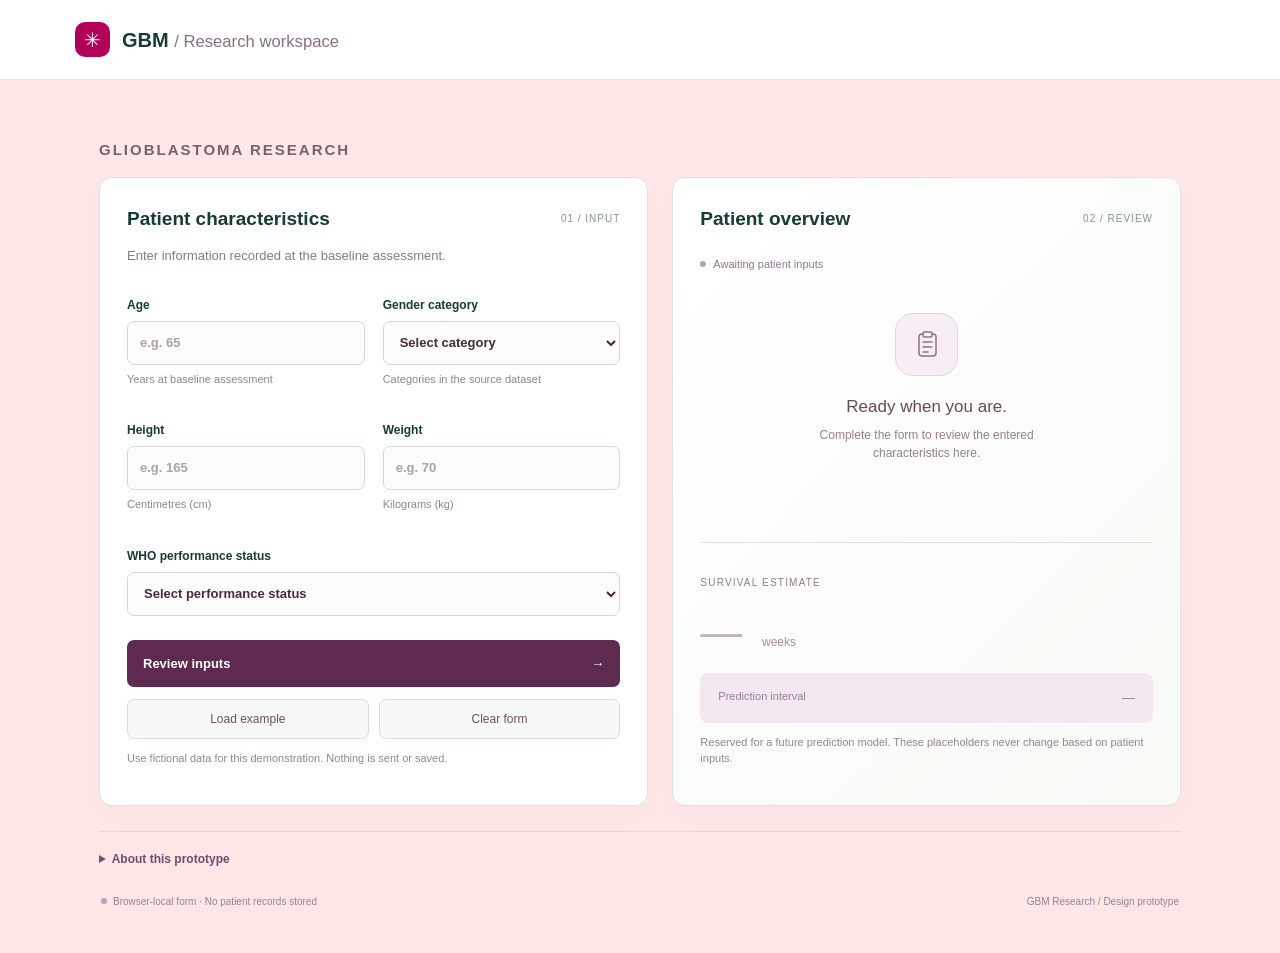
<file: webstie/index.html>
<!DOCTYPE html>
<html lang="en">
 <head>
  <meta charset="utf-8"/>
  <meta content="width=device-width,initial-scale=1" name="viewport"/>
  <title>
   GBM Research — Patient input 
  </title>
  <link href="style.css" rel="stylesheet"/>
 </head>
 <body>
  <header>
   <a class="brand" href="./">
    <span aria-hidden="true" class="mark">
     ✳
    </span>
    <span>
     GBM
     <small>
      / Research workspace
     </small>
    </span>
   </a>
  </header>
  <main>
   <section class="intro">
    <p class="eyebrow">
     GLIOBLASTOMA RESEARCH
    </p>
   </section>
   <div class="grid">
    <section class="card">
     <div class="heading">
      <h2>
       Patient characteristics
      </h2>
      <span class="step">
       01 / INPUT
      </span>
     </div>
     <p class="muted">
      Enter information recorded at the baseline assessment.
     </p>
     <form id="patient-form">
      <div class="fields">
       <label for="age">
        Age
        <input autocomplete="off" id="age" max="110" min="18" placeholder="e.g. 65" required="" step="1" type="number"/>
        <span class="helper">
         Years at baseline assessment
        </span>
       </label>
       <label for="gender">
        Gender category
        <select id="gender" required="">
         <option value="">
          Select category
         </option>
         <option value="Female">
          Female
         </option>
         <option value="Male">
          Male
         </option>
        </select>
        <span class="helper">
         Categories in the source dataset
        </span>
       </label>
       <label for="height">
        Height
        <input autocomplete="off" id="height" max="250" min="100" placeholder="e.g. 165" required="" step="0.1" type="number"/>
        <span class="helper">
         Centimetres (cm)
        </span>
       </label>
       <label for="weight">
        Weight
        <input autocomplete="off" id="weight" max="300" min="20" placeholder="e.g. 70" required="" step="0.1" type="number"/>
        <span class="helper">
         Kilograms (kg)
        </span>
       </label>
      </div>
      <label for="performance">
       WHO performance status
       <select id="performance" required="">
        <option value="">
         Select performance status
        </option>
        <option value="0">
         0 — Asymptomatic
        </option>
        <option value="1">
         1 — Symptomatic, completely ambulatory
        </option>
        <option value="2">
         2 — In bed less than 50% of the day
        </option>
        <option value="3">
         3 — In bed more than 50%, not bedbound
        </option>
        <option value="4">
         4 — Bedbound
        </option>
       </select>
      </label>
      <p class="error" id="error" role="alert">
      </p>
      <button class="primary" type="submit">
       <span>
        Review inputs
       </span>
       <span aria-hidden="true">
        →
       </span>
      </button>
      <div class="actions">
       <button class="secondary" id="example" type="button">
        Load example
       </button>
       <button class="secondary" type="reset">
        Clear form
       </button>
      </div>
      <p class="small">
       Use fictional data for this demonstration. Nothing is sent or saved.
      </p>
     </form>
    </section>
    <section aria-labelledby="result-heading" class="card result">
     <div class="heading">
      <h2 id="result-heading">
       Patient overview
      </h2>
      <span class="step">
       02 / REVIEW
      </span>
     </div>
     <div class="status">
      <span aria-hidden="true" class="dot">
      </span>
      <span id="status">
       Awaiting patient inputs
      </span>
     </div>
     <div class="empty" id="empty">
      <div aria-hidden="true" class="icon">
       <svg fill="none" height="30" viewbox="0 0 30 30" width="30">
        <rect height="22" rx="3" stroke="currentColor" stroke-width="1.5" width="17" x="7" y="5">
        </rect>
        <rect fill="#f0f6ed" height="5" rx="1.5" stroke="currentColor" stroke-width="1.5" width="9" x="11" y="3">
        </rect>
        <path d="M11 13h9M11 18h9M11 23h5" stroke="currentColor" stroke-linecap="round" stroke-width="1.5">
        </path>
       </svg>
      </div>
      <h3>
       Ready when you are.
      </h3>
      <p>
       Complete the form to review the entered characteristics here.
      </p>
     </div>
     <div aria-live="polite" class="summary" hidden="" id="review">
      <h3>
       Entered characteristics
      </h3>
      <div id="summary-rows">
      </div>
      <p class="success">
       Inputs reviewed. No survival prediction has been generated.
      </p>
     </div>
     <div class="placeholder">
      <p class="title">
       SURVIVAL ESTIMATE
      </p>
      <div class="big">
       —
       <span>
        weeks
       </span>
      </div>
      <div class="range">
       <span>
        Prediction interval
       </span>
       <b>
        —
       </b>
      </div>
      <p class="small">
       Reserved for a future prediction model. These placeholders never change based on patient inputs.
      </p>
     </div>
    </section>
   </div>
   <details>
    <summary>
     About this prototype
    </summary>
    <p>
     This is a clinical-input-only website design with local form interactions. “Review inputs” checks required fields and displays the entered values. It does not calculate BMI, survival estimates, uncertainty, risk scores or treatment recommendations. Refreshing or clearing the form removes its in-memory state.
    </p>
   </details>
   <footer>
    <span class="footer-label">
     <span aria-hidden="true" class="dot">
     </span>
     Browser-local form · No patient records stored
    </span>
    <span>
     GBM Research / Design prototype
    </span>
   </footer>
  </main>
  <script>
   'use strict';

const el=id=>document.getElementById(id);

function clearReview(){el('review').hidden=true;el('empty').hidden=false;el('summary-rows').replaceChildren();el('status').textContent='Awaiting patient inputs';el('error').textContent='';}



el('patient-form').addEventListener('input',clearReview);

el('patient-form').addEventListener('submit',event=>{event.preventDefault();if(!el('patient-form').reportValidity())return;const rows=[['Age',el('age').value+' years'],['Gender category',el('gender').value],['Height',el('height').value+' cm'],['Weight',el('weight').value+' kg'],['WHO performance status',el('performance').value]];el('summary-rows').replaceChildren();for(const[label,value]of rows){const row=document.createElement('div');row.className='row';const key=document.createElement('span');key.textContent=label;const val=document.createElement('strong');val.textContent=value;row.append(key,val);el('summary-rows').append(row);}el('empty').hidden=true;el('review').hidden=false;el('status').textContent='Inputs reviewed · Design demo';});

el('example').addEventListener('click',()=>{clearReview();for(const[id,value]of Object.entries({age:'65',gender:'Female',height:'165',weight:'70',performance:'1'}))el(id).value=value;el('age').focus();});

el('patient-form').addEventListener('reset',()=>{setTimeout(clearReview,0);});
  </script>
 </body>
</html>
</file>
<file: webstie/style.css>
:root {
  font-family:Inter,Arial,sans-serif;
  color:#163c35;
  background-color: #ffe6e6;
  font-synthesis:none;
  line-height:1.5}
* {
  box-sizing:border-box}
body {
  margin:0}
button,input,select {
  font:inherit}
header {
  background:#fff;
  border-bottom:1px solid #dde6df;
  padding:22px max(24px,calc((100% - 1130px)/2));
  display:flex;
  align-items:center;
  justify-content:space-between}
.brand {
  display:flex;
  align-items:center;
  gap:12px;
  font-size:20px;
  font-weight:750;
  text-decoration:none;
  color:inherit}
.mark {
  width:35px;
  height:35px;
  background:#b30059;
  color:#fff;
  display:grid;
  place-items:center;
  border-radius:10px;
  font-size:20px}
.brand small {
  font-weight:400;
  color:#856f81}
.tag {
  font-size:10px;
  letter-spacing:1.5px;
  background:#edf3ef;
  color:#71526a;
  border-radius:30px;
  padding:8px 13px;
  font-weight:700}
main {
  max-width:1130px;
  padding:44px 24px;
  margin:auto}
.eyebrow {
  font-size:10px;
  letter-spacing:2px;
  font-weight:750;
  color:#85527b}
h1 {
  font-size:clamp(31px,4vw,46px);
  letter-spacing:-1.7px;
  line-height:1.14;
  margin:14px 0 17px;
  font-weight:650}
h1 span {
  color:#91718c;
  font-weight:450}
.intro {
  max-width:650px}
.intro>p:last-child {
  color:#766170;
  font-size:15px;
  max-width:530px}
.notice {
  display:flex;
  align-items:center;
  gap:12px;
  border:1px solid #d4e0d6;
  border-radius:8px;
  background:#eaf1e9;
  padding:13px 17px;
  margin:28px 0;
  font-size:13px;
  color:#644860}
.notice b {
  color:#562453}
.grid {
  display:grid;
  grid-template-columns:1.08fr 1fr;
  gap:24px}
.card {
  background:white;
  border:1px solid #dce5dc;
  border-radius:13px;
  padding:27px;
  box-shadow:0 10px 28px #3a203104}
.heading {
  display:flex;
  justify-content:space-between;
  align-items:center;
  gap:14px}
h2 {
  font-size:19px;
  margin:0}
.step {
  color:#849688;
  font-size:10px;
  letter-spacing:1px}
.muted {
  color:#74857a;
  font-size:13px}
label {
  display:block;
  margin:17px 0;
  font-size:12px;
  font-weight:650}
.fields {
  display:grid;
  grid-template-columns:1fr 1fr;
  gap:0 18px}
input,select {
  display:block;
  width:100%;
  border:1px solid #cfdbd1;
  border-radius:7px;
  background:#fcfdfb;
  color:#492941;
  padding:11px 12px;
  margin-top:7px;
  font-size:13px;
  min-height:44px}
input::placeholder {
  color:#aca0ac}
input:focus,select:focus {
  outline:2px solid #c49fc0;
  outline-offset:2px}
.helper {
  display:block;
  font-weight:400;
  color:#91848f;
  font-size:11px;
  margin-top:6px}
.primary {
  width:100%;
  display:flex;
  justify-content:space-between;
  padding:14px 16px;
  border:0;
  border-radius:7px;
  background:#5c274dfb;
  color:#fff;
  font-weight:600;
  font-size:13px;
  cursor:pointer;
  margin-top:24px}
.secondary {
  border:1px solid #e3d8e1;
  background:#f6f9f5;
  color:#6d4e66;
  padding:10px 16px;
  border-radius:7px;
  font-size:12px;
  cursor:pointer}
.actions {
  display:flex;
  gap:10px;
  margin-top:12px}
.actions button {
  flex:1}
button:focus-visible {
  outline:3px solid #c9a0c6;
  outline-offset:3px}
.result {
  background:linear-gradient(135deg,#fff,#f7faf5);
  display:flex;
  flex-direction:column;
  min-height:550px}
.status {
  display:flex;
  align-items:center;
  gap:7px;
  margin-top:23px;
  font-size:11px;
  color:#90788c}
.dot {
  width:6px;
  height:6px;
  border-radius:50%;
  background:#b4a4b2}
.empty {
  text-align:center;
  margin:40px 0 32px;
  color:#93818e}
.icon {
  width:63px;
  height:63px;
  margin:0 auto 18px;
  border:1px solid #e2d4e0;
  border-radius:18px;
  display:grid;
  place-items:center;
  background:#f6edf5;
  color:#946f8b}
.empty h3 {
  font-size:17px;
  color:#67485d;
  font-weight:500;
  margin:15px 0 7px}
.empty p {
  font-size:12px;
  max-width:265px;
  margin:auto}
.placeholder {
  border-top:1px solid #e8dce7;
  margin-top:auto;
  padding-top:22px}
.placeholder .title {
  font-size:10px;
  color:#917d8f;
  letter-spacing:1.2px}
.placeholder .big {
  font-size:42px;
  font-weight:350;
  color:#c1b0bd;
  margin:10px 0}
.placeholder .big span {
  font-size:12px;
  color:#a78f9e;
  margin-left:8px}
.range {
  background:#f3e8f2;
  border-radius:8px;
  padding:15px 18px;
  display:flex;
  justify-content:space-between;
  font-size:11px;
  color:#967d91}
.range b {
  font-size:13px;
  font-weight:500}
.small {
  font-size:11px;
  color:#978395}
.summary {
  margin:28px 0}
.summary h3 {
  font-size:15px;
  margin:0 0 13px}
.row {
  display:flex;
  justify-content:space-between;
  padding:10px 0;
  border-bottom:1px solid #eadde7;
  gap:12px;
  font-size:12px}
.row span {
  color:#8a7587}
.row strong {
  font-weight:550;
  text-align:right;
  overflow-wrap:anywhere;
  max-width:65%}
.success {
  color:#6e415a;
  background:#f6e8f3;
  border-radius:7px;
  padding:11px 14px;
  font-size:12px}
.error {
  color:#a14f39;
  font-size:12px}
details {
  margin:25px 0 0;
  border-top:1px solid #e5d7e1;
  padding-top:18px;
  font-size:12px;
  color:#897182}
summary {
  font-weight:550;
  cursor:pointer;
  color:#704d6b}
footer {
  display:flex;
  justify-content:space-between;
  align-items:center;
  gap:20px;
  margin-top:26px;
  color:#98818f;
  font-size:10px;
  padding:0 2px}
.footer-label {
  display:flex;
  align-items:center;
  gap:6px}
[hidden] {
  display:none!important}
@media(max-width:760px) {
  main {
  padding:28px 18px}
.grid {
  grid-template-columns:1fr}
.card {
  padding:23px}
.result {
  min-height:430px}
header {
  padding:19px 18px}
.brand small {
  display:none}
.tag {
  font-size:8px}
footer {
  flex-direction:column;
  align-items:flex-start;
  gap:6px}
.empty {
  margin:30px 0}
.fields {
  gap:0 12px}
}
</file>
